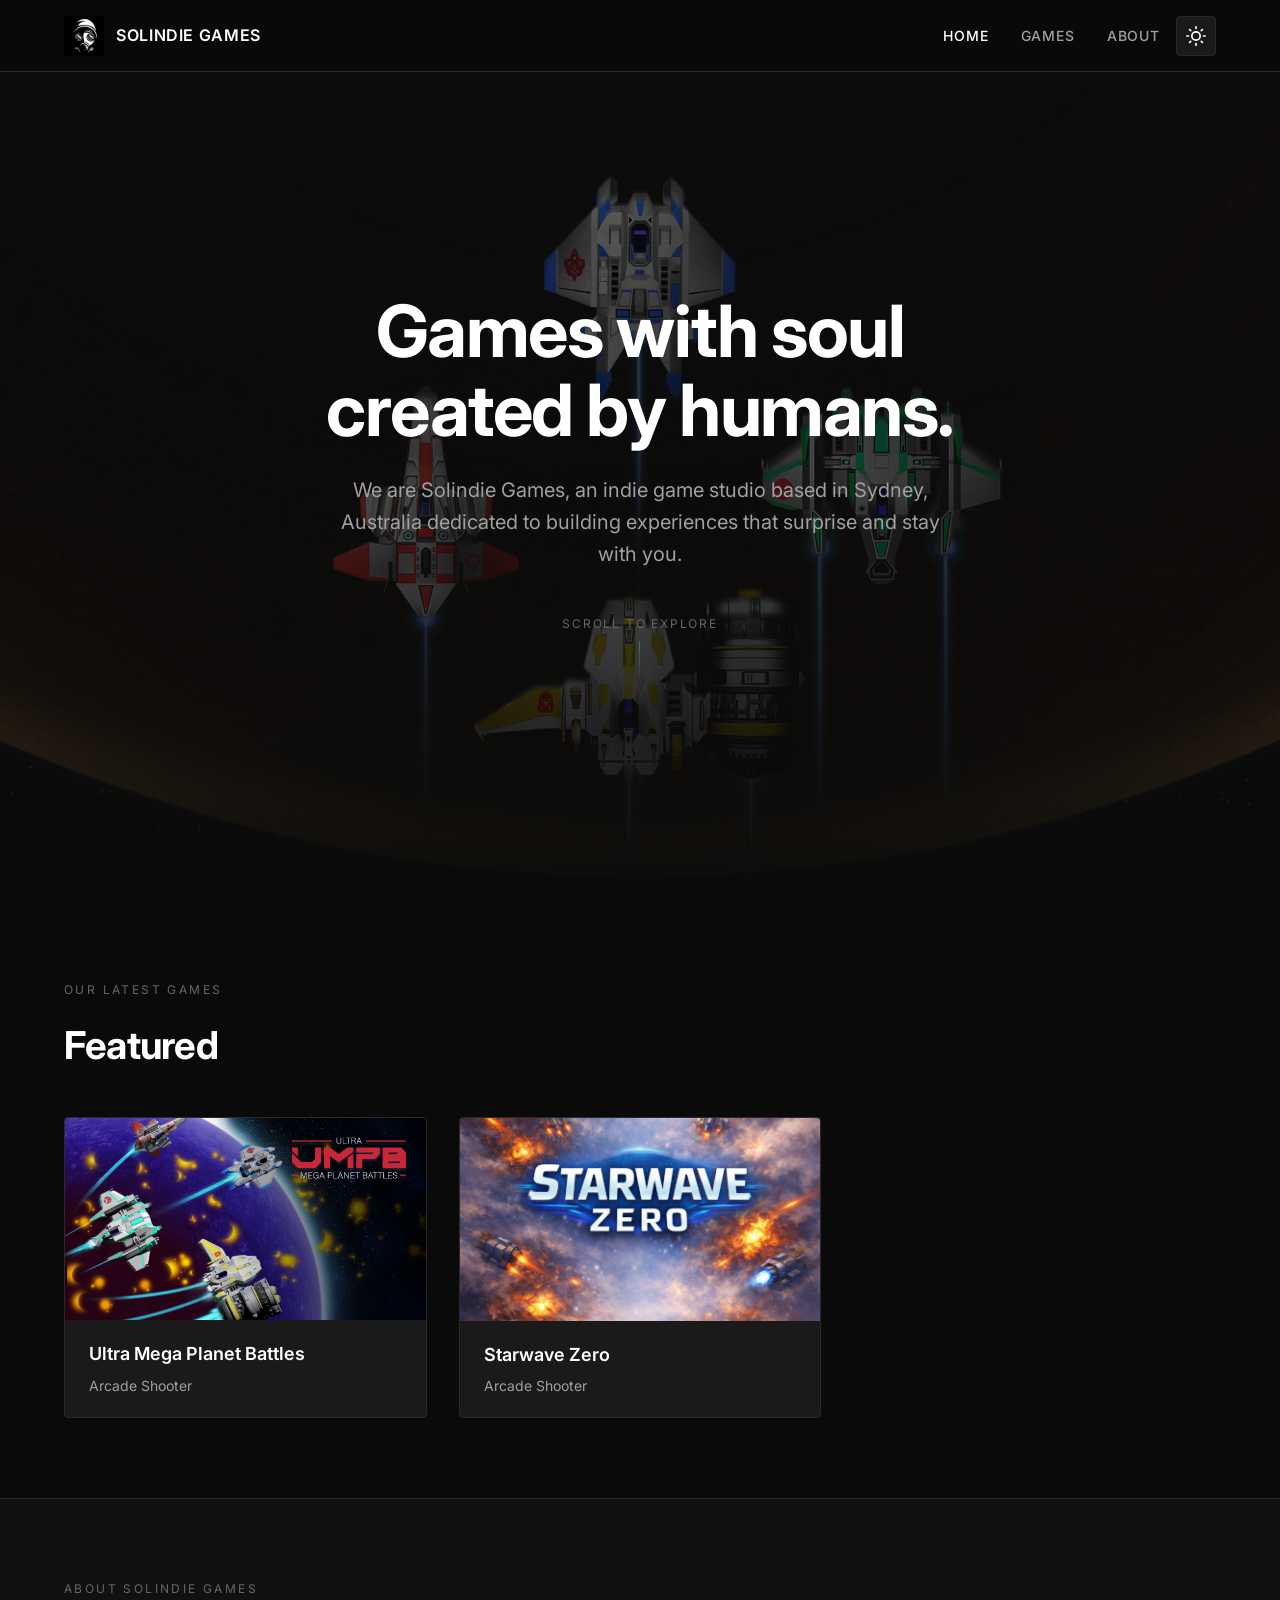
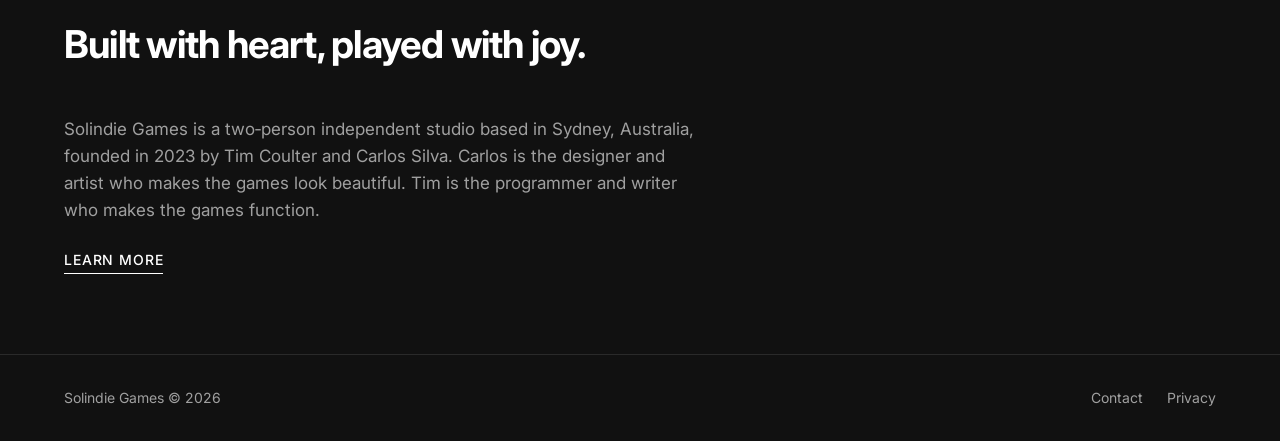
<file: index.html>
<!DOCTYPE html>
<html lang="en">
<head>
  <meta charset="UTF-8">
  <meta name="viewport" content="width=device-width, initial-scale=1.0">
  <title>Solindie Games</title>
  <meta name="description" content="Solindie Games — an indie game studio crafting memorable experiences.">
  <link rel="icon" href="assets/logo/mask_only.png" type="image/png">
  <link rel="preconnect" href="https://fonts.googleapis.com">
  <link rel="preconnect" href="https://fonts.gstatic.com" crossorigin>
  <link href="https://fonts.googleapis.com/css2?family=Inter:wght@400;500;600;700&display=swap" rel="stylesheet">
  <script>
    (function () {
      if (localStorage.getItem("theme") === "light") {
        document.documentElement.setAttribute("data-theme", "light");
      }
    })();
  </script>
  <link rel="stylesheet" href="css/styles.css">
</head>
<body>
  <header class="site-header">
    <div class="container header-inner">
      <a href="index.html" class="logo-link">
        <img src="assets/logo/mask_only.png" alt="Solindie Games" class="logo-img">
        <span class="logo-text">Solindie Games</span>
      </a>
      <div class="header-actions">
      <nav class="site-nav">
        <a href="index.html" class="nav-link active">Home</a>
        <a href="games.html" class="nav-link">Games</a>
        <a href="about.html" class="nav-link">About</a>
      </nav>
      <button class="theme-toggle" type="button" aria-label="Switch to light theme" title="Switch to light theme">
        <svg class="theme-icon theme-icon-sun" xmlns="http://www.w3.org/2000/svg" width="20" height="20" viewBox="0 0 24 24" fill="none" stroke="currentColor" stroke-width="2" stroke-linecap="round" stroke-linejoin="round" aria-hidden="true">
          <circle cx="12" cy="12" r="5"></circle>
          <line x1="12" y1="1" x2="12" y2="3"></line>
          <line x1="12" y1="21" x2="12" y2="23"></line>
          <line x1="4.22" y1="4.22" x2="5.64" y2="5.64"></line>
          <line x1="18.36" y1="18.36" x2="19.78" y2="19.78"></line>
          <line x1="1" y1="12" x2="3" y2="12"></line>
          <line x1="21" y1="12" x2="23" y2="12"></line>
          <line x1="4.22" y1="19.78" x2="5.64" y2="18.36"></line>
          <line x1="18.36" y1="5.64" x2="19.78" y2="4.22"></line>
        </svg>
        <svg class="theme-icon theme-icon-moon" xmlns="http://www.w3.org/2000/svg" width="20" height="20" viewBox="0 0 24 24" fill="none" stroke="currentColor" stroke-width="2" stroke-linecap="round" stroke-linejoin="round" aria-hidden="true" hidden>
          <path d="M21 12.79A9 9 0 1 1 11.21 3 7 7 0 0 0 21 12.79z"></path>
        </svg>
      </button>
      <button class="nav-toggle" aria-label="Toggle navigation" aria-expanded="false">
        <span></span>
        <span></span>
        <span></span>
      </button>
      </div>
    </div>
  </header>

  <main>
    <section class="hero">
      <div class="hero-bg" style="background-image: url('assets/umpb/Libraryhero.png');"></div>
      <div class="hero-overlay"></div>
      <div class="hero-content">
        <h1 class="hero-title">Games with soul<br>created by humans.</h1>
        <p class="hero-subtitle">We are Solindie Games, an indie game studio based in Sydney, Australia dedicated to building experiences that surprise and stay with you.</p>
        <span class="scroll-cue">Scroll to explore</span>
      </div>
    </section>

    <section class="section">
      <div class="container">
        <p class="section-label">Our latest games</p>
        <h2 class="section-title">Featured</h2>
        <div class="games-grid">
          <a href="games.html" class="game-card">
            <div class="game-card-image">
              <img src="assets/umpb/MainCapsule.png" alt="UMPB">
            </div>
            <div class="game-card-body">
              <h3 class="game-card-title">Ultra Mega Planet Battles</h3>
              <p class="game-card-genre">Arcade Shooter</p>
            </div>
          </a>
          <a href="games.html#starwave-zero" class="game-card">
            <div class="game-card-image">
              <img src="assets/umpb/spaceshooterx.png" alt="Starwave Zero">
            </div>
            <div class="game-card-body">
              <h3 class="game-card-title">Starwave Zero</h3>
              <p class="game-card-genre">Arcade Shooter</p>
            </div>
          </a>
        </div>
      </div>
    </section>

    <hr class="section-divider">

    <section class="section section-alt">
      <div class="container">
        <p class="section-label">About Solindie Games</p>
        <h2 class="section-title">Built with heart, played with joy.</h2>
        <p class="teaser-text">Solindie Games is a two‑person independent studio based in Sydney, Australia, founded in 2023 by Tim Coulter and Carlos Silva. Carlos is the designer and artist who makes the games look beautiful. Tim is the programmer and writer who makes the games function.</p>
        <a href="about.html" class="text-link">Learn more</a>
      </div>
    </section>
  </main>

  <footer class="site-footer">
    <div class="container footer-inner">
      <p class="footer-copy">Solindie Games &copy; 2026</p>
      <div class="footer-links">
        <a href="about.html#contact">Contact</a>
        <a href="privacy.html">Privacy</a>
      </div>
    </div>
  </footer>

  <script src="js/main.js"></script>
</body>
</html>
</file>
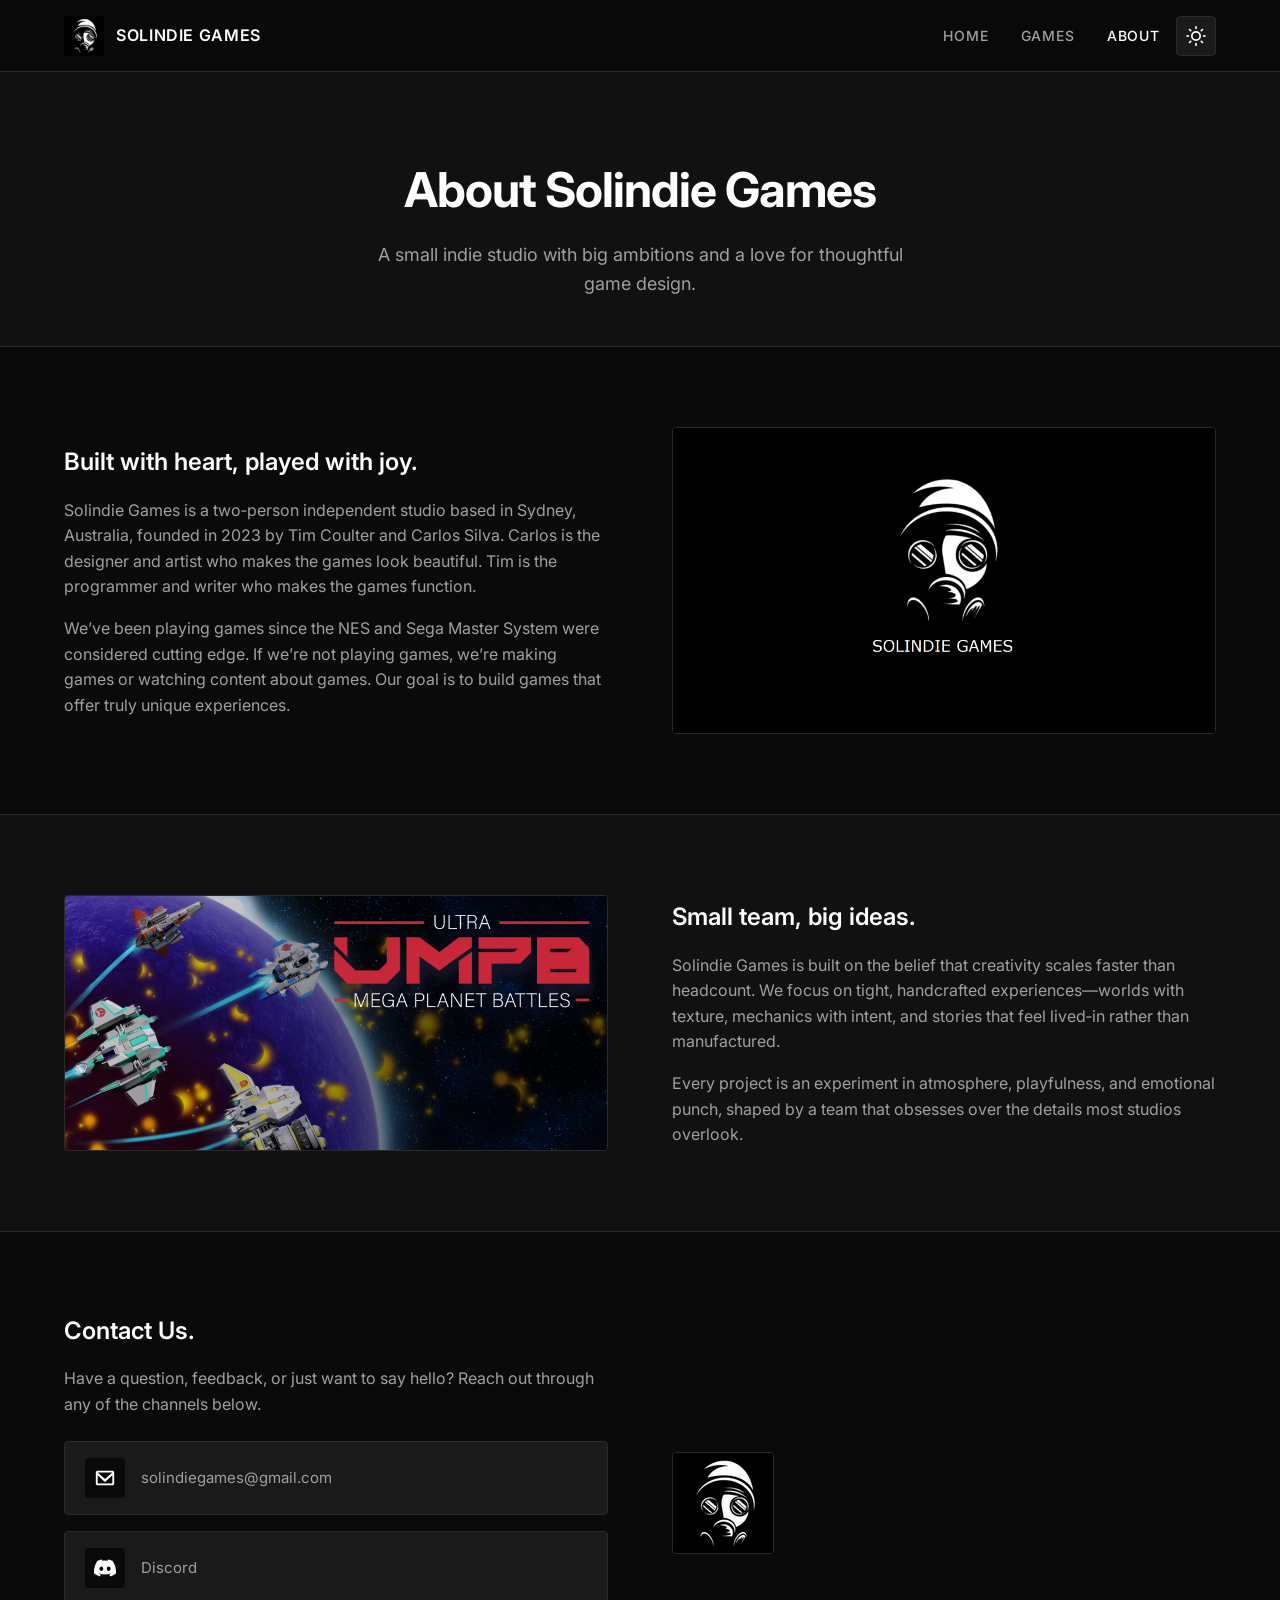
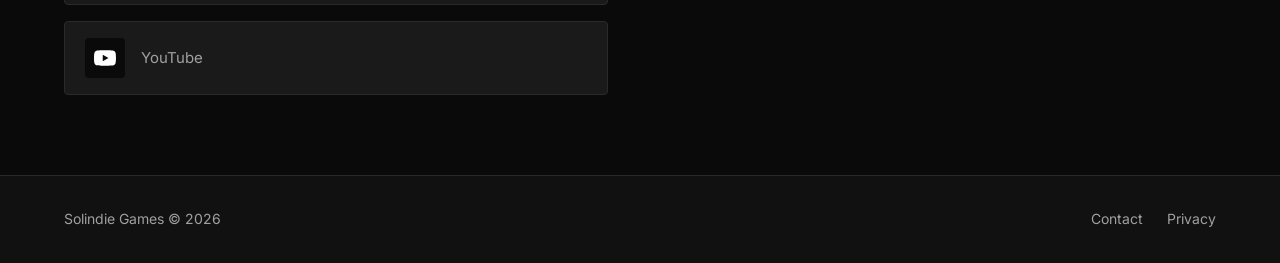
<file: about.html>
<!DOCTYPE html>
<html lang="en">
<head>
  <meta charset="UTF-8">
  <meta name="viewport" content="width=device-width, initial-scale=1.0">
  <title>About — Solindie Games</title>
  <meta name="description" content="Learn more about Solindie Games, an indie game studio.">
  <link rel="icon" href="assets/logo/mask_only.png" type="image/png">
  <link rel="preconnect" href="https://fonts.googleapis.com">
  <link rel="preconnect" href="https://fonts.gstatic.com" crossorigin>
  <link href="https://fonts.googleapis.com/css2?family=Inter:wght@400;500;600;700&display=swap" rel="stylesheet">
  <script>
    (function () {
      if (localStorage.getItem("theme") === "light") {
        document.documentElement.setAttribute("data-theme", "light");
      }
    })();
  </script>
  <link rel="stylesheet" href="css/styles.css">
</head>
<body>
  <header class="site-header">
    <div class="container header-inner">
      <a href="index.html" class="logo-link">
        <img src="assets/logo/mask_only.png" alt="Solindie Games" class="logo-img">
        <span class="logo-text">Solindie Games</span>
      </a>
      <div class="header-actions">
      <nav class="site-nav">
        <a href="index.html" class="nav-link">Home</a>
        <a href="games.html" class="nav-link">Games</a>
        <a href="about.html" class="nav-link active">About</a>
      </nav>
      <button class="theme-toggle" type="button" aria-label="Switch to light theme" title="Switch to light theme">
        <svg class="theme-icon theme-icon-sun" xmlns="http://www.w3.org/2000/svg" width="20" height="20" viewBox="0 0 24 24" fill="none" stroke="currentColor" stroke-width="2" stroke-linecap="round" stroke-linejoin="round" aria-hidden="true">
          <circle cx="12" cy="12" r="5"></circle>
          <line x1="12" y1="1" x2="12" y2="3"></line>
          <line x1="12" y1="21" x2="12" y2="23"></line>
          <line x1="4.22" y1="4.22" x2="5.64" y2="5.64"></line>
          <line x1="18.36" y1="18.36" x2="19.78" y2="19.78"></line>
          <line x1="1" y1="12" x2="3" y2="12"></line>
          <line x1="21" y1="12" x2="23" y2="12"></line>
          <line x1="4.22" y1="19.78" x2="5.64" y2="18.36"></line>
          <line x1="18.36" y1="5.64" x2="19.78" y2="4.22"></line>
        </svg>
        <svg class="theme-icon theme-icon-moon" xmlns="http://www.w3.org/2000/svg" width="20" height="20" viewBox="0 0 24 24" fill="none" stroke="currentColor" stroke-width="2" stroke-linecap="round" stroke-linejoin="round" aria-hidden="true" hidden>
          <path d="M21 12.79A9 9 0 1 1 11.21 3 7 7 0 0 0 21 12.79z"></path>
        </svg>
      </button>
      <button class="nav-toggle" aria-label="Toggle navigation" aria-expanded="false">
        <span></span>
        <span></span>
        <span></span>
      </button>
      </div>
    </div>
  </header>

  <main>
    <section class="page-hero">
      <div class="container">
        <h1 class="page-hero-title">About Solindie Games</h1>
        <p class="page-hero-subtitle">A small indie studio with big ambitions and a love for thoughtful game design.</p>
      </div>
    </section>

    <section class="section">
      <div class="container about-grid">
        <div class="about-block">
          <h3>Built with heart, played with joy.</h3>
          <p>Solindie Games is a two‑person independent studio based in Sydney, Australia, founded in 2023 by Tim Coulter and Carlos Silva. Carlos is the designer and artist who makes the games look beautiful. Tim is the programmer and writer who makes the games function.</p>
          <p>We’ve been playing games since the NES and Sega Master System were considered cutting edge. If we’re not playing games, we’re making games or watching content about games. Our goal is to build games that offer truly unique experiences.</p>
        </div>
        <img src="assets/logo/Solindie%20Games%201920x1080.png" alt="Solindie Games" class="about-image">
      </div>
    </section>

    <hr class="section-divider">

    <section class="section section-alt">
      <div class="container about-grid">
        <img src="assets/headers/Library%20Header%20B.png" alt="Solindie Games studio" class="about-image">
        <div class="about-block">
          <h3>Small team, big ideas.</h3>
          <p>Solindie Games is built on the belief that creativity scales faster than headcount. We focus on tight, handcrafted experiences—worlds with texture, mechanics with intent, and stories that feel lived‑in rather than manufactured.</p>
          <p>Every project is an experiment in atmosphere, playfulness, and emotional punch, shaped by a team that obsesses over the details most studios overlook.</p>
        </div>
      </div>
    </section>

    <hr class="section-divider">

    <section class="section" id="contact">
      <div class="container about-grid">
        <div class="about-block">
          <h3>Contact Us.</h3>
          <p>Have a question, feedback, or just want to say hello? Reach out through any of the channels below.</p>
          <div class="contact-links">
            <a href="mailto:solindiegames@gmail.com" class="contact-link">
              <span class="contact-link-icon" aria-hidden="true">
                <svg xmlns="http://www.w3.org/2000/svg" viewBox="0 0 24 24" role="img">
                  <path d="M20 4H4c-1.1 0-2 .9-2 2v12c0 1.1.9 2 2 2h16c1.1 0 2-.9 2-2V6c0-1.1-.9-2-2-2zm0 2v.01L12 13 4 6.01V6h16zM4 18V8.99l7.29 6.71c.39.36 1.01.36 1.4 0L20 8.99V18H4z"/>
                </svg>
              </span>
              <span class="contact-link-label">solindiegames@gmail.com</span>
            </a>
            <a href="https://discord.com/channels/1412949494307487807/1412949495523577886" class="contact-link" target="_blank" rel="noopener noreferrer">
              <span class="contact-link-icon" aria-hidden="true">
                <svg xmlns="http://www.w3.org/2000/svg" viewBox="0 0 24 24" role="img">
                  <path d="M20.317 4.37a19.791 19.791 0 0 0-4.885-1.515.074.074 0 0 0-.079.037c-.21.375-.444.864-.608 1.25a18.27 18.27 0 0 0-5.487 0 12.64 12.64 0 0 0-.617-1.25.077.077 0 0 0-.079-.037A19.736 19.736 0 0 0 3.677 4.37a.07.07 0 0 0-.032.027C.533 9.046-.32 13.58.099 18.057a.082.082 0 0 0 .031.057 19.9 19.9 0 0 0 5.993 3.03.078.078 0 0 0 .084-.028 14.09 14.09 0 0 0 1.226-1.994.076.076 0 0 0-.041-.106 13.107 13.107 0 0 1-1.872-.892.077.077 0 0 1-.008-.128 10.2 10.2 0 0 0 .372-.292.074.074 0 0 1 .077-.01c3.928 1.793 8.18 1.793 12.062 0a.074.074 0 0 1 .078.01c.12.098.246.198.373.292a.077.077 0 0 1-.006.127 12.299 12.299 0 0 1-1.873.892.077.077 0 0 0-.041.107c.36.698.772 1.362 1.225 1.993a.076.076 0 0 0 .084.028 19.839 19.839 0 0 0 6.002-3.03.077.077 0 0 0 .032-.054c.5-5.177-.838-9.674-3.549-13.66a.061.061 0 0 0-.031-.03zM8.02 15.33c-1.183 0-2.157-1.085-2.157-2.419 0-1.333.956-2.419 2.157-2.419 1.21 0 2.176 1.096 2.157 2.42 0 1.333-.956 2.418-2.157 2.418zm7.975 0c-1.183 0-2.157-1.085-2.157-2.419 0-1.333.955-2.419 2.157-2.419 1.21 0 2.176 1.096 2.157 2.42 0 1.333-.946 2.418-2.157 2.418z"/>
                </svg>
              </span>
              <span class="contact-link-label">Discord</span>
            </a>
            <a href="https://www.youtube.com/@solindiegames" class="contact-link" target="_blank" rel="noopener noreferrer">
              <span class="contact-link-icon" aria-hidden="true">
                <svg xmlns="http://www.w3.org/2000/svg" viewBox="0 0 24 24" role="img">
                  <path d="M23.498 6.186a3.016 3.016 0 0 0-2.122-2.136C19.505 3.545 12 3.545 12 3.545s-7.505 0-9.377.505A3.017 3.017 0 0 0 .502 6.186C0 8.07 0 12 0 12s0 3.93.502 5.814a3.016 3.016 0 0 0 2.122 2.136c1.871.505 9.376.505 9.376.505s7.505 0 9.377-.505a3.015 3.015 0 0 0 2.122-2.136C24 15.93 24 12 24 12s0-3.93-.502-5.814zM9.545 15.568V8.432L15.818 12l-6.273 3.568z"/>
                </svg>
              </span>
              <span class="contact-link-label">YouTube</span>
            </a>
          </div>
        </div>
        <img src="assets/logo/mask_only.png" alt="Solindie Games" class="about-image">
      </div>
    </section>
  </main>

  <footer class="site-footer">
    <div class="container footer-inner">
      <p class="footer-copy">Solindie Games &copy; 2026</p>
      <div class="footer-links">
        <a href="#contact">Contact</a>
        <a href="privacy.html">Privacy</a>
      </div>
    </div>
  </footer>

  <script src="js/main.js"></script>
</body>
</html>
</file>
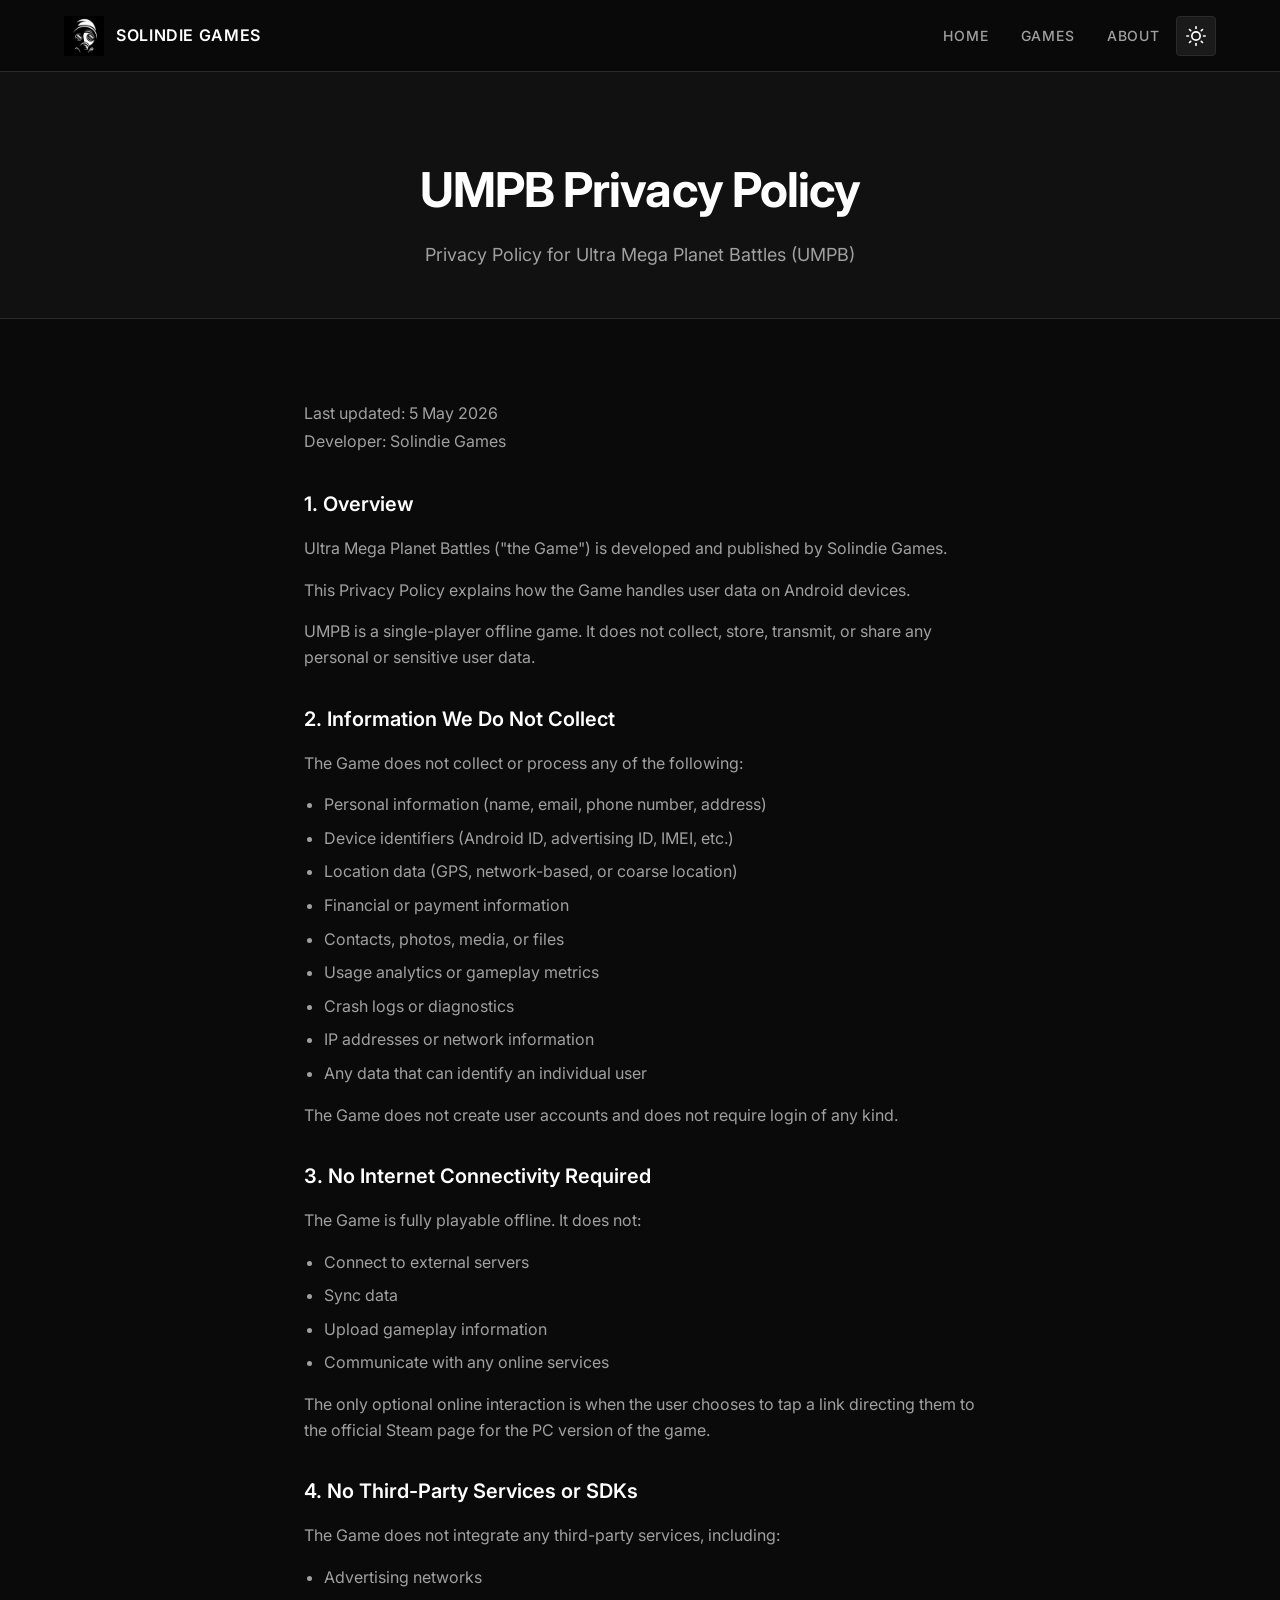
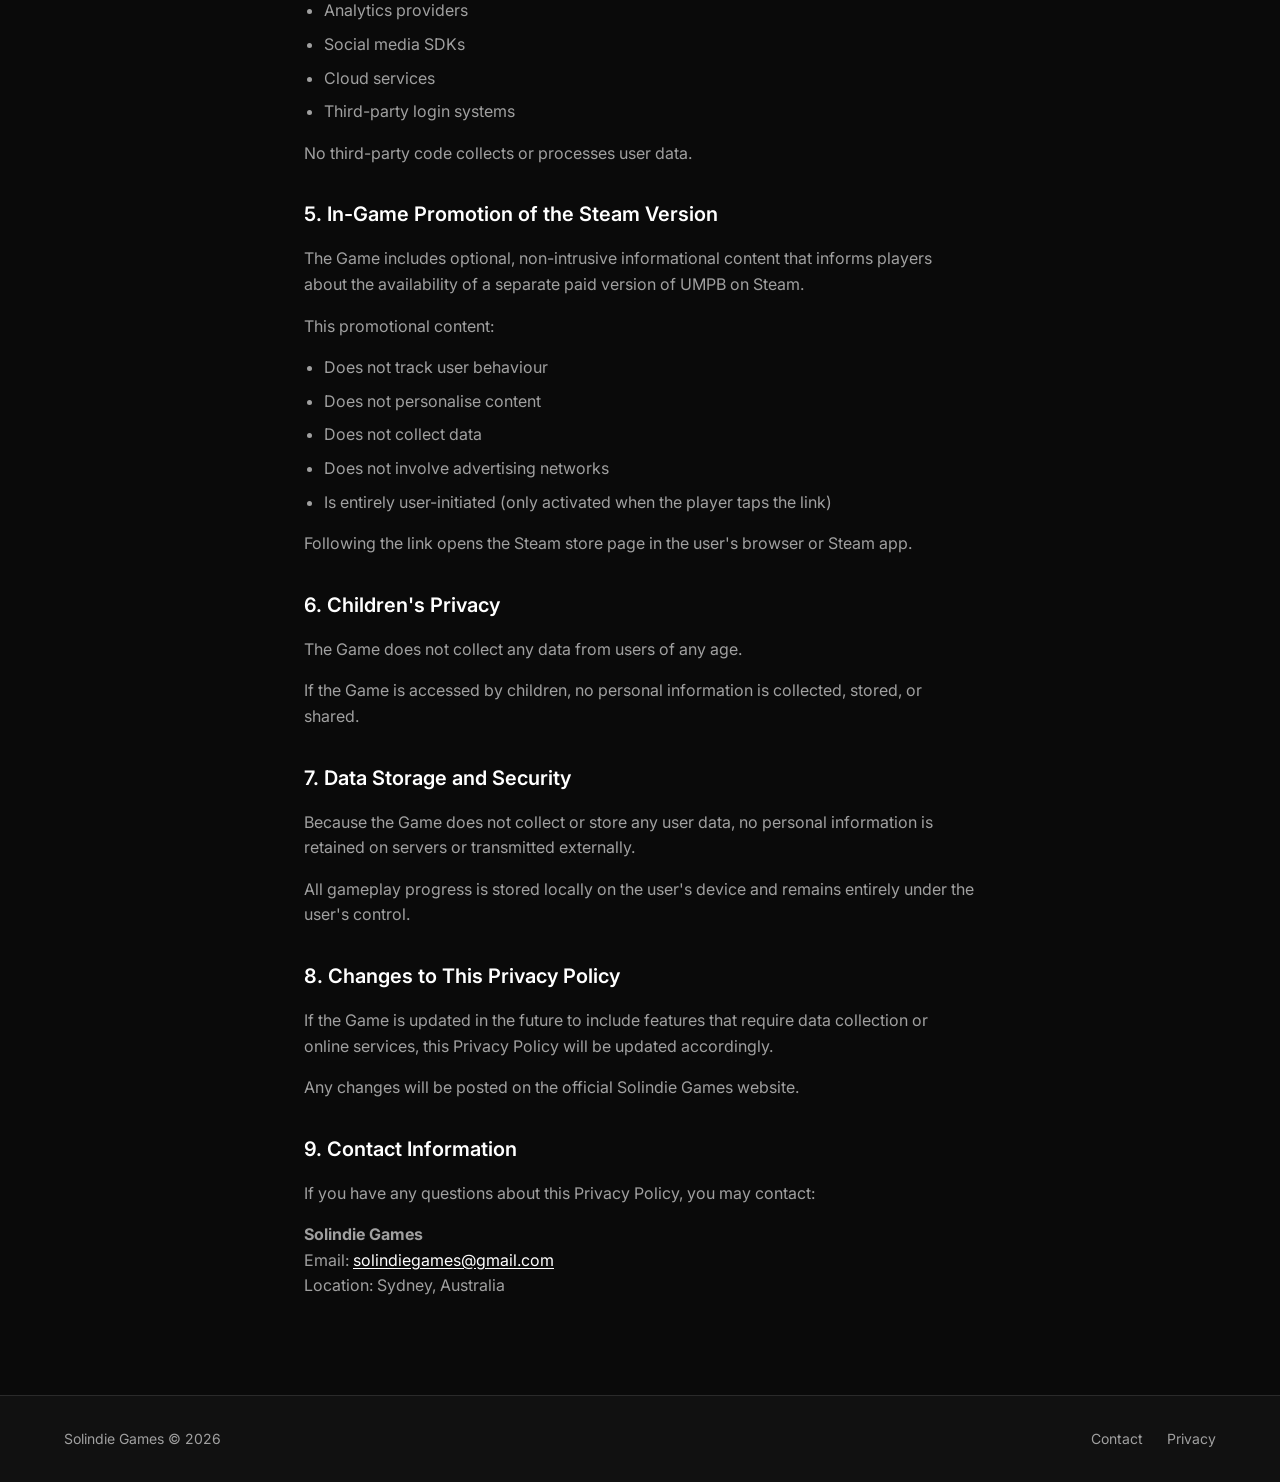
<file: privacy.html>
<!DOCTYPE html>
<html lang="en">
<head>
  <meta charset="UTF-8">
  <meta name="viewport" content="width=device-width, initial-scale=1.0">
  <title>Privacy Policy - Solindie Games</title>
  <meta name="description" content="Privacy Policy for Ultra Mega Planet Battles (UMPB) by Solindie Games.">
  <link rel="icon" href="assets/logo/mask_only.png" type="image/png">
  <link rel="preconnect" href="https://fonts.googleapis.com">
  <link rel="preconnect" href="https://fonts.gstatic.com" crossorigin>
  <link href="https://fonts.googleapis.com/css2?family=Inter:wght@400;500;600;700&display=swap" rel="stylesheet">
  <script>
    (function () {
      if (localStorage.getItem("theme") === "light") {
        document.documentElement.setAttribute("data-theme", "light");
      }
    })();
  </script>
  <link rel="stylesheet" href="css/styles.css">
</head>
<body>
  <header class="site-header">
    <div class="container header-inner">
      <a href="index.html" class="logo-link">
        <img src="assets/logo/mask_only.png" alt="Solindie Games" class="logo-img">
        <span class="logo-text">Solindie Games</span>
      </a>
      <div class="header-actions">
      <nav class="site-nav">
        <a href="index.html" class="nav-link">Home</a>
        <a href="games.html" class="nav-link">Games</a>
        <a href="about.html" class="nav-link">About</a>
      </nav>
      <button class="theme-toggle" type="button" aria-label="Switch to light theme" title="Switch to light theme">
        <svg class="theme-icon theme-icon-sun" xmlns="http://www.w3.org/2000/svg" width="20" height="20" viewBox="0 0 24 24" fill="none" stroke="currentColor" stroke-width="2" stroke-linecap="round" stroke-linejoin="round" aria-hidden="true">
          <circle cx="12" cy="12" r="5"></circle>
          <line x1="12" y1="1" x2="12" y2="3"></line>
          <line x1="12" y1="21" x2="12" y2="23"></line>
          <line x1="4.22" y1="4.22" x2="5.64" y2="5.64"></line>
          <line x1="18.36" y1="18.36" x2="19.78" y2="19.78"></line>
          <line x1="1" y1="12" x2="3" y2="12"></line>
          <line x1="21" y1="12" x2="23" y2="12"></line>
          <line x1="4.22" y1="19.78" x2="5.64" y2="18.36"></line>
          <line x1="18.36" y1="5.64" x2="19.78" y2="4.22"></line>
        </svg>
        <svg class="theme-icon theme-icon-moon" xmlns="http://www.w3.org/2000/svg" width="20" height="20" viewBox="0 0 24 24" fill="none" stroke="currentColor" stroke-width="2" stroke-linecap="round" stroke-linejoin="round" aria-hidden="true" hidden>
          <path d="M21 12.79A9 9 0 1 1 11.21 3 7 7 0 0 0 21 12.79z"></path>
        </svg>
      </button>
      <button class="nav-toggle" aria-label="Toggle navigation" aria-expanded="false">
        <span></span>
        <span></span>
        <span></span>
      </button>
      </div>
    </div>
  </header>

  <main>
    <section class="page-hero">
      <div class="container">
        <h1 class="page-hero-title">UMPB Privacy Policy</h1>
        <p class="page-hero-subtitle">Privacy Policy for Ultra Mega Planet Battles (UMPB)</p>
      </div>
    </section>

    <section class="section">
      <div class="container legal-content">
        <p class="legal-meta">Last updated: 5 May 2026<br>Developer: Solindie Games</p>

        <h2>1. Overview</h2>
        <p>Ultra Mega Planet Battles ("the Game") is developed and published by Solindie Games.</p>
        <p>This Privacy Policy explains how the Game handles user data on Android devices.</p>
        <p>UMPB is a single-player offline game. It does not collect, store, transmit, or share any personal or sensitive user data.</p>

        <h2>2. Information We Do Not Collect</h2>
        <p>The Game does not collect or process any of the following:</p>
        <ul>
          <li>Personal information (name, email, phone number, address)</li>
          <li>Device identifiers (Android ID, advertising ID, IMEI, etc.)</li>
          <li>Location data (GPS, network-based, or coarse location)</li>
          <li>Financial or payment information</li>
          <li>Contacts, photos, media, or files</li>
          <li>Usage analytics or gameplay metrics</li>
          <li>Crash logs or diagnostics</li>
          <li>IP addresses or network information</li>
          <li>Any data that can identify an individual user</li>
        </ul>
        <p>The Game does not create user accounts and does not require login of any kind.</p>

        <h2>3. No Internet Connectivity Required</h2>
        <p>The Game is fully playable offline. It does not:</p>
        <ul>
          <li>Connect to external servers</li>
          <li>Sync data</li>
          <li>Upload gameplay information</li>
          <li>Communicate with any online services</li>
        </ul>
        <p>The only optional online interaction is when the user chooses to tap a link directing them to the official Steam page for the PC version of the game.</p>

        <h2>4. No Third-Party Services or SDKs</h2>
        <p>The Game does not integrate any third-party services, including:</p>
        <ul>
          <li>Advertising networks</li>
          <li>Analytics providers</li>
          <li>Social media SDKs</li>
          <li>Cloud services</li>
          <li>Third-party login systems</li>
        </ul>
        <p>No third-party code collects or processes user data.</p>

        <h2>5. In-Game Promotion of the Steam Version</h2>
        <p>The Game includes optional, non-intrusive informational content that informs players about the availability of a separate paid version of UMPB on Steam.</p>
        <p>This promotional content:</p>
        <ul>
          <li>Does not track user behaviour</li>
          <li>Does not personalise content</li>
          <li>Does not collect data</li>
          <li>Does not involve advertising networks</li>
          <li>Is entirely user-initiated (only activated when the player taps the link)</li>
        </ul>
        <p>Following the link opens the Steam store page in the user's browser or Steam app.</p>

        <h2>6. Children's Privacy</h2>
        <p>The Game does not collect any data from users of any age.</p>
        <p>If the Game is accessed by children, no personal information is collected, stored, or shared.</p>

        <h2>7. Data Storage and Security</h2>
        <p>Because the Game does not collect or store any user data, no personal information is retained on servers or transmitted externally.</p>
        <p>All gameplay progress is stored locally on the user's device and remains entirely under the user's control.</p>

        <h2>8. Changes to This Privacy Policy</h2>
        <p>If the Game is updated in the future to include features that require data collection or online services, this Privacy Policy will be updated accordingly.</p>
        <p>Any changes will be posted on the official Solindie Games website.</p>

        <h2>9. Contact Information</h2>
        <p>If you have any questions about this Privacy Policy, you may contact:</p>
        <p>
          <strong>Solindie Games</strong><br>
          Email: <a href="mailto:solindiegames@gmail.com">solindiegames@gmail.com</a><br>
          Location: Sydney, Australia
        </p>
      </div>
    </section>
  </main>

  <footer class="site-footer">
    <div class="container footer-inner">
      <p class="footer-copy">Solindie Games &copy; 2026</p>
      <div class="footer-links">
        <a href="about.html#contact">Contact</a>
        <a href="privacy.html">Privacy</a>
      </div>
    </div>
  </footer>

  <script src="js/main.js"></script>
</body>
</html>
</file>
<file: css/styles.css>
:root {
  --bg-primary: #0a0a0a;
  --bg-secondary: #111111;
  --bg-elevated: #1a1a1a;
  --text-primary: #ffffff;
  --text-secondary: #a0a0a0;
  --text-muted: #666666;
  --border: #2a2a2a;
  --accent: #ffffff;
  --header-bg: rgba(10, 10, 10, 0.92);
  --hero-overlay-start: rgba(10, 10, 10, 0.55);
  --hero-overlay-mid: rgba(10, 10, 10, 0.75);
  --lightbox-backdrop: rgba(0, 0, 0, 0.9);
  --mobile-nav-bg: rgba(10, 10, 10, 0.98);
  --max-width: 1200px;
  --nav-height: 72px;
  --transition: 0.25s ease;
}

[data-theme="light"] {
  --bg-primary: #f5f5f5;
  --bg-secondary: #ffffff;
  --bg-elevated: #eeeeee;
  --text-primary: #111111;
  --text-secondary: #555555;
  --text-muted: #888888;
  --border: #dddddd;
  --accent: #111111;
  --header-bg: rgba(255, 255, 255, 0.92);
  --hero-overlay-start: rgba(245, 245, 245, 0.55);
  --hero-overlay-mid: rgba(245, 245, 245, 0.75);
  --lightbox-backdrop: rgba(0, 0, 0, 0.75);
  --mobile-nav-bg: rgba(255, 255, 255, 0.98);
}

*,
*::before,
*::after {
  box-sizing: border-box;
  margin: 0;
  padding: 0;
}

html {
  scroll-behavior: smooth;
}

body {
  font-family: "Inter", "Segoe UI", system-ui, -apple-system, sans-serif;
  background: var(--bg-primary);
  color: var(--text-primary);
  line-height: 1.6;
  min-height: 100vh;
  display: flex;
  flex-direction: column;
}

img {
  max-width: 100%;
  height: auto;
  display: block;
}

a {
  color: inherit;
  text-decoration: none;
}

ul {
  list-style: none;
}

main {
  flex: 1;
}

.container {
  width: 100%;
  max-width: var(--max-width);
  margin: 0 auto;
  padding: 0 1.5rem;
}

/* Header */

.site-header {
  position: sticky;
  top: 0;
  z-index: 100;
  height: var(--nav-height);
  background: var(--header-bg);
  backdrop-filter: blur(12px);
  border-bottom: 1px solid var(--border);
}

.header-inner {
  display: flex;
  align-items: center;
  justify-content: space-between;
  height: var(--nav-height);
}

.logo-link {
  display: flex;
  align-items: center;
  gap: 0.75rem;
}

.logo-img {
  height: 40px;
  width: auto;
}

.logo-text {
  font-size: 1rem;
  font-weight: 600;
  letter-spacing: 0.04em;
  text-transform: uppercase;
}

.site-nav {
  display: flex;
  align-items: center;
  gap: 2rem;
}

.header-actions {
  display: flex;
  align-items: center;
  gap: 1rem;
}

.theme-toggle {
  display: inline-flex;
  align-items: center;
  justify-content: center;
  width: 40px;
  height: 40px;
  padding: 0;
  border: 1px solid var(--border);
  border-radius: 4px;
  background: var(--bg-elevated);
  color: var(--text-primary);
  cursor: pointer;
  transition: border-color var(--transition), background var(--transition);
}

.theme-toggle:hover {
  border-color: #555;
}

.theme-toggle:focus-visible {
  outline: 2px solid var(--text-primary);
  outline-offset: 2px;
}

.theme-icon {
  display: block;
}

.theme-icon-moon {
  display: none;
}

[data-theme="light"] .theme-icon-sun {
  display: none;
}

[data-theme="light"] .theme-icon-moon {
  display: block;
}

.nav-link {
  font-size: 0.875rem;
  font-weight: 500;
  letter-spacing: 0.06em;
  text-transform: uppercase;
  color: var(--text-secondary);
  transition: color var(--transition);
}

.nav-link:hover,
.nav-link.active {
  color: var(--text-primary);
}

.nav-toggle {
  display: none;
  flex-direction: column;
  justify-content: center;
  gap: 5px;
  width: 32px;
  height: 32px;
  background: none;
  border: none;
  cursor: pointer;
  padding: 4px;
}

.nav-toggle span {
  display: block;
  width: 100%;
  height: 2px;
  background: var(--text-primary);
  transition: transform var(--transition), opacity var(--transition);
}

.nav-toggle[aria-expanded="true"] span:nth-child(1) {
  transform: translateY(7px) rotate(45deg);
}

.nav-toggle[aria-expanded="true"] span:nth-child(2) {
  opacity: 0;
}

.nav-toggle[aria-expanded="true"] span:nth-child(3) {
  transform: translateY(-7px) rotate(-45deg);
}

/* Hero */

.hero {
  position: relative;
  min-height: calc(100vh - var(--nav-height));
  display: flex;
  align-items: center;
  justify-content: center;
  text-align: center;
  overflow: hidden;
}

.hero-bg {
  position: absolute;
  inset: 0;
  background-size: cover;
  background-position: center;
  background-repeat: no-repeat;
}

.hero-overlay {
  position: absolute;
  inset: 0;
  background: linear-gradient(
    to bottom,
    var(--hero-overlay-start) 0%,
    var(--hero-overlay-mid) 60%,
    var(--bg-primary) 100%
  );
}

.hero-content {
  position: relative;
  z-index: 1;
  padding: 4rem 1.5rem;
  max-width: 900px;
}

.hero-title {
  font-size: clamp(2.5rem, 6vw, 4.5rem);
  font-weight: 700;
  line-height: 1.1;
  letter-spacing: -0.02em;
  margin-bottom: 1.5rem;
}

.hero-subtitle {
  font-size: clamp(1rem, 2vw, 1.25rem);
  color: var(--text-secondary);
  font-weight: 400;
  max-width: 600px;
  margin: 0 auto 2.5rem;
}

.scroll-cue {
  display: inline-flex;
  flex-direction: column;
  align-items: center;
  gap: 0.5rem;
  font-size: 0.75rem;
  letter-spacing: 0.15em;
  text-transform: uppercase;
  color: var(--text-muted);
  animation: bounce 2s infinite;
}

.scroll-cue::after {
  content: "";
  width: 1px;
  height: 40px;
  background: linear-gradient(to bottom, var(--text-muted), transparent);
}

@keyframes bounce {
  0%, 100% { transform: translateY(0); }
  50% { transform: translateY(6px); }
}

/* Page hero (inner pages) */

.page-hero {
  padding: 5rem 0 3rem;
  text-align: center;
  background: var(--bg-secondary);
  border-bottom: 1px solid var(--border);
}

.page-hero-title {
  font-size: clamp(2rem, 4vw, 3rem);
  font-weight: 700;
  letter-spacing: -0.02em;
  margin-bottom: 0.75rem;
}

.page-hero-subtitle {
  color: var(--text-secondary);
  font-size: 1.125rem;
  max-width: 560px;
  margin: 0 auto;
}

/* Sections */

.section {
  padding: 5rem 0;
}

.section-alt {
  background: var(--bg-secondary);
}

.section-label {
  font-size: 0.75rem;
  letter-spacing: 0.2em;
  text-transform: uppercase;
  color: var(--text-muted);
  margin-bottom: 1rem;
}

.section-title {
  font-size: clamp(1.75rem, 3vw, 2.5rem);
  font-weight: 700;
  letter-spacing: -0.02em;
  margin-bottom: 2.5rem;
}

.section-divider {
  border: none;
  border-top: 1px solid var(--border);
  margin: 0;
}

/* Game cards */

.games-grid {
  display: grid;
  grid-template-columns: repeat(auto-fill, minmax(280px, 1fr));
  gap: 2rem;
}

.game-card {
  display: block;
  background: var(--bg-elevated);
  border: 1px solid var(--border);
  border-radius: 4px;
  overflow: hidden;
  transition: transform var(--transition), border-color var(--transition);
}

.game-card:hover {
  transform: translateY(-4px);
  border-color: #444;
}

.game-card-image {
  aspect-ratio: 16 / 9;
  overflow: hidden;
  background: var(--bg-primary);
}

.game-card-image img {
  width: 100%;
  height: 100%;
  object-fit: cover;
  transition: transform 0.4s ease;
}

.game-card:hover .game-card-image img {
  transform: scale(1.03);
}

.game-card-body {
  padding: 1.25rem 1.5rem;
}

.game-card-title {
  font-size: 1.125rem;
  font-weight: 600;
  margin-bottom: 0.35rem;
}

.game-card-genre {
  font-size: 0.875rem;
  color: var(--text-secondary);
}

/* About blocks */

.about-grid {
  display: grid;
  grid-template-columns: 1fr 1fr;
  gap: 4rem;
  align-items: center;
}

.about-block h3 {
  font-size: 1.5rem;
  font-weight: 600;
  margin-bottom: 1rem;
}

.about-block p {
  color: var(--text-secondary);
  margin-bottom: 1rem;
}

.about-block p:last-child {
  margin-bottom: 0;
}

.contact-links {
  display: flex;
  flex-direction: column;
  gap: 1rem;
  margin-top: 1.5rem;
}

.contact-link {
  display: inline-flex;
  align-items: center;
  gap: 1rem;
  padding: 1rem 1.25rem;
  border: 1px solid var(--border);
  border-radius: 4px;
  background: var(--bg-elevated);
  color: var(--text-primary);
  transition: border-color var(--transition), transform var(--transition);
}

.contact-link:hover {
  border-color: #555;
  transform: translateY(-2px);
}

.contact-link-icon {
  display: flex;
  align-items: center;
  justify-content: center;
  width: 40px;
  height: 40px;
  flex-shrink: 0;
  border-radius: 4px;
  background: var(--bg-primary);
}

.contact-link-icon svg {
  width: 22px;
  height: 22px;
  fill: currentColor;
}

.contact-link-label {
  font-size: 0.9375rem;
  color: var(--text-secondary);
}

.contact-link:hover .contact-link-label {
  color: var(--text-primary);
}

.about-image {
  border-radius: 4px;
  border: 1px solid var(--border);
}

.text-link {
  display: inline-block;
  margin-top: 1.5rem;
  font-size: 0.875rem;
  font-weight: 500;
  letter-spacing: 0.06em;
  text-transform: uppercase;
  color: var(--text-primary);
  border-bottom: 1px solid var(--text-primary);
  padding-bottom: 2px;
  transition: opacity var(--transition);
}

.text-link:hover {
  opacity: 0.7;
}

/* Game detail */

.game-feature {
  display: grid;
  grid-template-columns: auto 1fr;
  gap: 3rem;
  align-items: start;
}

.game-feature--reverse {
  grid-template-columns: 1fr auto;
}

.game-feature--reverse .game-feature-content {
  order: 1;
}

.game-feature--reverse .game-feature-image {
  order: 2;
}

.gallery + .game-feature,
.game-feature + .game-feature {
  margin-top: 4rem;
  padding-top: 4rem;
  border-top: 1px solid var(--border);
}

.game-feature-image {
  width: fit-content;
  max-width: 100%;
  border-radius: 4px;
  border: 1px solid var(--border);
  overflow: hidden;
  background: var(--bg-primary);
}


.lightbox-trigger {
  display: block;
  width: 100%;
  padding: 0;
  border: none;
  background: none;
  cursor: zoom-in;
}

.lightbox-trigger--preview {
  width: 374px;
  max-width: 100%;
}

.lightbox-trigger--preview img {
  display: block;
  width: 100%;
  height: auto;
  aspect-ratio: 1 / 1;
  object-fit: cover;
}
.game-feature-image img {
  width: auto;
  height: auto;
  max-width: 100%;
  display: block;
}

.game-feature-content h2 {
  font-size: 2rem;
  font-weight: 700;
  margin-bottom: 0.5rem;
}

.game-tags {
  display: flex;
  flex-wrap: wrap;
  gap: 0.5rem;
  margin-bottom: 1.5rem;
}

.tag {
  font-size: 0.75rem;
  letter-spacing: 0.06em;
  text-transform: uppercase;
  padding: 0.35rem 0.75rem;
  border: 1px solid var(--border);
  border-radius: 2px;
  color: var(--text-secondary);
}

.tag-link {
  transition: color var(--transition), border-color var(--transition), background var(--transition);
}

.tag-link:hover {
  color: var(--text-primary);
  border-color: #555;
  background: var(--bg-elevated);
}

.game-feature-content p {
  color: var(--text-secondary);
  margin-bottom: 1rem;
}

.store-links {
  display: flex;
  flex-wrap: wrap;
  align-items: center;
  gap: 1.25rem;
  margin-top: 2rem;
}

.store-link {
  display: inline-flex;
  align-items: center;
  justify-content: center;
  height: 96px;
  padding: 1rem 1.5rem;
  border: 1px solid var(--border);
  border-radius: 4px;
  background: var(--bg-elevated);
  transition: border-color var(--transition), opacity var(--transition), transform var(--transition);
}

.store-link:hover {
  border-color: #555;
  opacity: 0.9;
  transform: translateY(-2px);
}

.store-link img {
  display: block;
  width: auto;
  height: 64px;
  max-width: 280px;
}


.play-button {
  display: inline-block;
  margin-top: 1.5rem;
  padding: 0.875rem 1.5rem;
  font-size: 0.875rem;
  font-weight: 600;
  letter-spacing: 0.06em;
  text-transform: uppercase;
  color: var(--text-primary);
  background: var(--bg-elevated);
  border: 1px solid var(--border);
  border-radius: 4px;
  transition: border-color var(--transition), background var(--transition), transform var(--transition);
}

.play-button:hover {
  border-color: #555;
  background: var(--bg-secondary);
  transform: translateY(-2px);
}

.game-player-page {
  overflow-x: auto;
}

.game-player .container.game-player-shell {
  max-width: none;
  width: fit-content;
}

.game-player .text-link {
  margin-top: 0;
  margin-bottom: 1.5rem;
}

.game-player-title {
  font-size: clamp(1.75rem, 4vw, 2.5rem);
  font-weight: 700;
  letter-spacing: -0.02em;
  margin-bottom: 1.5rem;
}

.game-frame {
  position: relative;
  width: 1920px;
  height: 1080px;
  flex-shrink: 0;
  border: 1px solid var(--border);
  border-radius: 4px;
  overflow: hidden;
  background: #000;
}

.game-frame iframe {
  display: block;
  width: 1920px;
  height: 1080px;
  border: 0;
  overflow: hidden;
}
.store-link--google img {
  height: 80px;
  max-width: 400px;
}

.gallery {
  display: grid;
  grid-template-columns: repeat(auto-fill, minmax(120px, 1fr));
  gap: 0.5rem;
  margin-top: 3rem;
}

.gallery-item {
  display: block;
  width: 100%;
  padding: 0;
  border-radius: 4px;
  border: 1px solid var(--border);
  overflow: hidden;
  background: var(--bg-elevated);
  cursor: zoom-in;
  transition: border-color var(--transition), transform var(--transition);
}

.gallery-item:hover {
  border-color: #555;
  transform: translateY(-2px);
}

.gallery-item img {
  width: 100%;
  aspect-ratio: 16 / 9;
  object-fit: cover;
  pointer-events: none;
}

.lightbox {
  position: fixed;
  inset: 0;
  z-index: 200;
  display: flex;
  align-items: center;
  justify-content: center;
  padding: 1.5rem;
}

.lightbox[hidden] {
  display: none;
}

.lightbox-backdrop {
  position: absolute;
  inset: 0;
  border: none;
  background: var(--lightbox-backdrop);
  cursor: zoom-out;
}

.lightbox-dialog {
  position: relative;
  z-index: 1;
  max-width: min(1200px, 100%);
  max-height: calc(100vh - 3rem);
}

.lightbox-image {
  max-width: 100%;
  max-height: calc(100vh - 3rem);
  width: auto;
  height: auto;
  margin: 0 auto;
  border-radius: 4px;
}


.lightbox-prev,
.lightbox-next {
  position: absolute;
  top: 50%;
  transform: translateY(-50%);
  z-index: 2;
  width: 2.75rem;
  height: 2.75rem;
  border: 1px solid var(--border);
  border-radius: 4px;
  background: var(--bg-elevated);
  color: var(--text-primary);
  font-size: 1.25rem;
  line-height: 1;
  cursor: pointer;
  transition: border-color var(--transition), background var(--transition);
}

.lightbox-prev:hover,
.lightbox-next:hover {
  border-color: #555;
  background: var(--bg-secondary);
}

.lightbox-prev {
  left: -3.5rem;
}

.lightbox-next {
  right: -3.5rem;
}
.lightbox-close {
  position: absolute;
  top: -2.5rem;
  right: 0;
  width: 2rem;
  height: 2rem;
  border: none;
  background: none;
  color: var(--text-primary);
  font-size: 2rem;
  line-height: 1;
  cursor: pointer;
}

/* Legal pages */

.legal-content {
  max-width: 720px;
}

.legal-meta {
  color: var(--text-secondary);
  margin-bottom: 2.5rem;
  line-height: 1.8;
}

.legal-content h2 {
  font-size: 1.25rem;
  font-weight: 600;
  margin: 2rem 0 1rem;
}

.legal-content p {
  color: var(--text-secondary);
  margin-bottom: 1rem;
}

.legal-content ul {
  color: var(--text-secondary);
  margin: 0 0 1rem 1.25rem;
  list-style: disc;
}

.legal-content li {
  margin-bottom: 0.5rem;
}

.legal-content a {
  color: var(--text-primary);
  text-decoration: underline;
  text-underline-offset: 2px;
}

.legal-content a:hover {
  opacity: 0.8;
}

/* Teaser */

.teaser-text {
  color: var(--text-secondary);
  max-width: 640px;
  font-size: 1.0625rem;
  margin-bottom: 0;
}

/* Footer */

.site-footer {
  border-top: 1px solid var(--border);
  padding: 2rem 0;
  background: var(--bg-secondary);
}

.footer-inner {
  display: flex;
  align-items: center;
  justify-content: space-between;
  flex-wrap: wrap;
  gap: 1rem;
}

.footer-copy {
  font-size: 0.875rem;
  color: var(--text-secondary);
}

.footer-links {
  display: flex;
  gap: 1.5rem;
}

.footer-links a {
  font-size: 0.875rem;
  color: var(--text-secondary);
  transition: color var(--transition);
}

.footer-links a:hover {
  color: var(--text-primary);
}

/* Responsive */

@media (max-width: 768px) {
  .lightbox-prev {
    left: 0.5rem;
  }

  .lightbox-next {
    right: 0.5rem;
  }

  .lightbox-dialog {
    width: 100%;
  }
  .nav-toggle {
    display: flex;
  }

  .site-nav {
    position: fixed;
    top: var(--nav-height);
    left: 0;
    right: 0;
    flex-direction: column;
    align-items: flex-start;
    gap: 0;
    background: var(--mobile-nav-bg);
    border-bottom: 1px solid var(--border);
    padding: 1rem 1.5rem 1.5rem;
    transform: translateY(-100%);
    opacity: 0;
    pointer-events: none;
    transition: transform var(--transition), opacity var(--transition);
  }

  .site-nav.is-open {
    transform: translateY(0);
    opacity: 1;
    pointer-events: auto;
  }

  .nav-link {
    display: block;
    padding: 0.75rem 0;
    width: 100%;
  }

  .about-grid,
  .game-feature {
    grid-template-columns: 1fr;
    gap: 2rem;
  }

  .section {
    padding: 3.5rem 0;
  }

  .footer-inner {
    flex-direction: column;
    text-align: center;
  }
}
</file>
